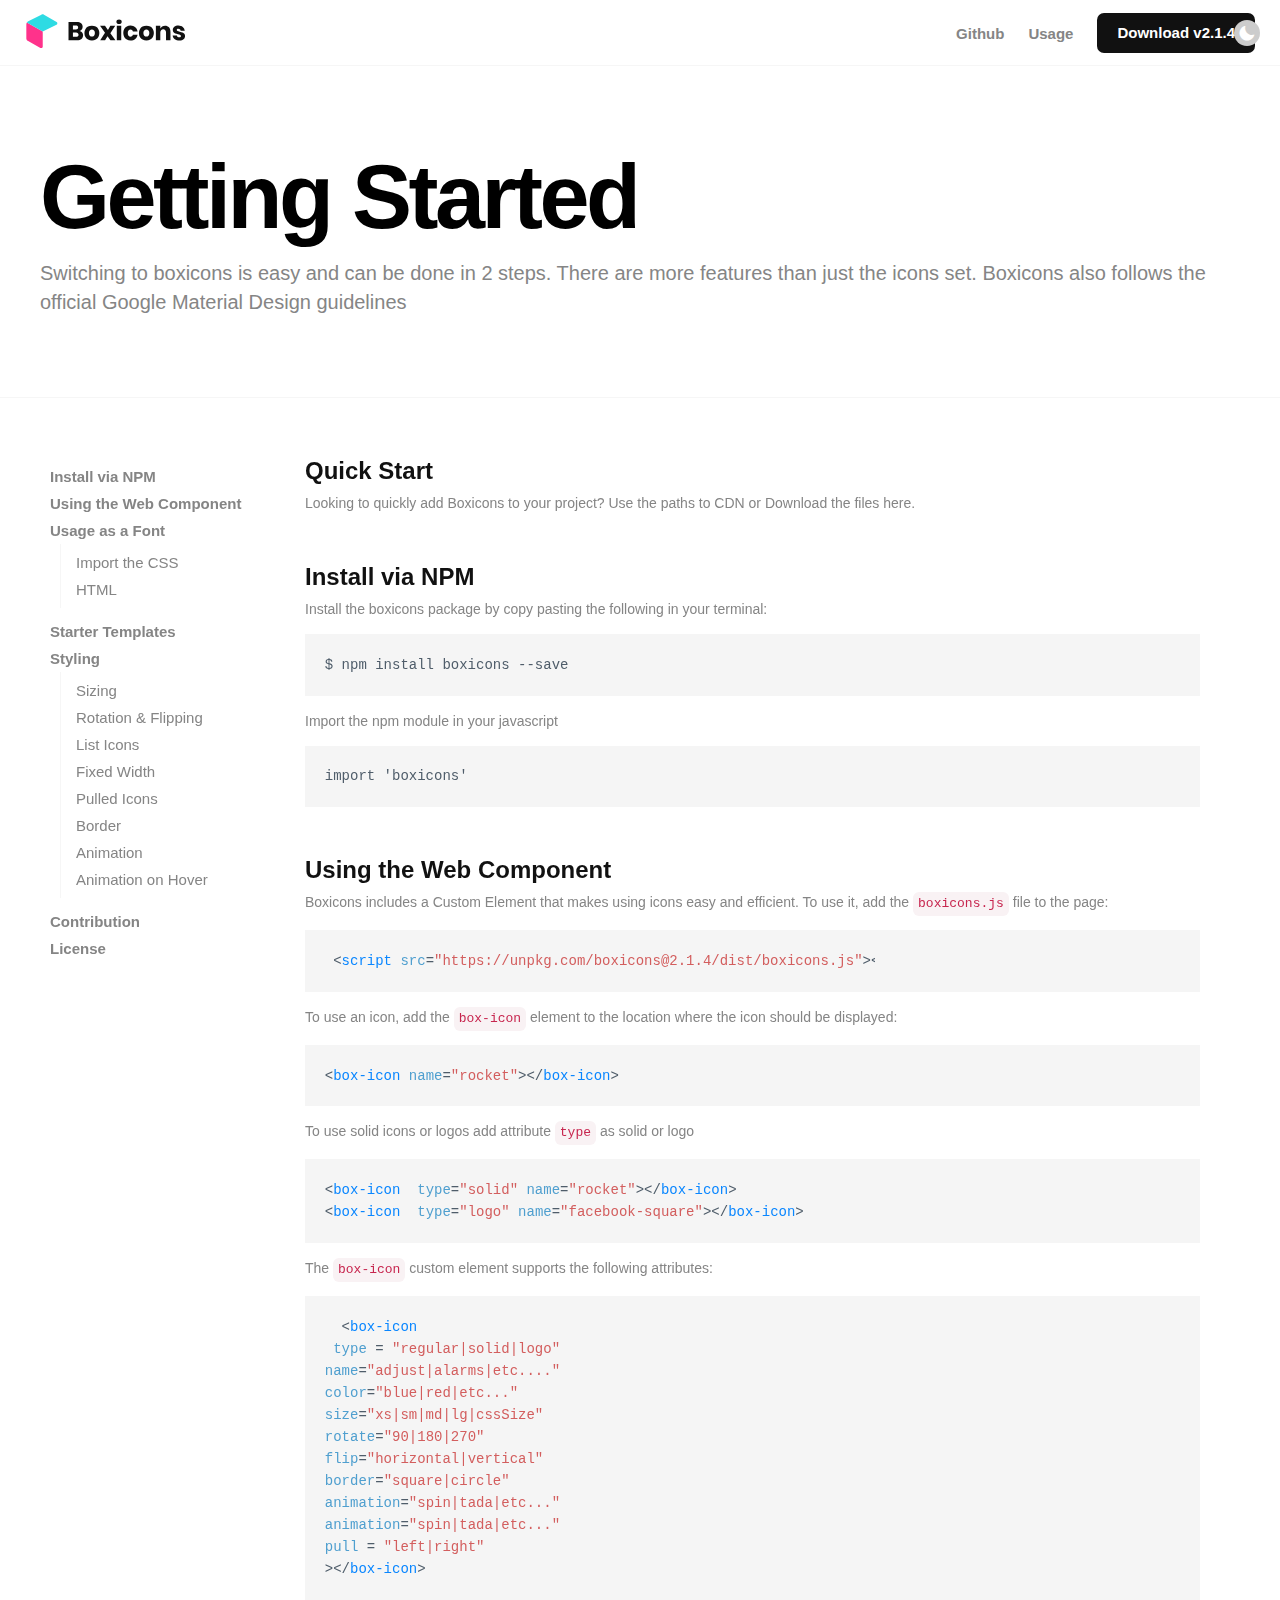
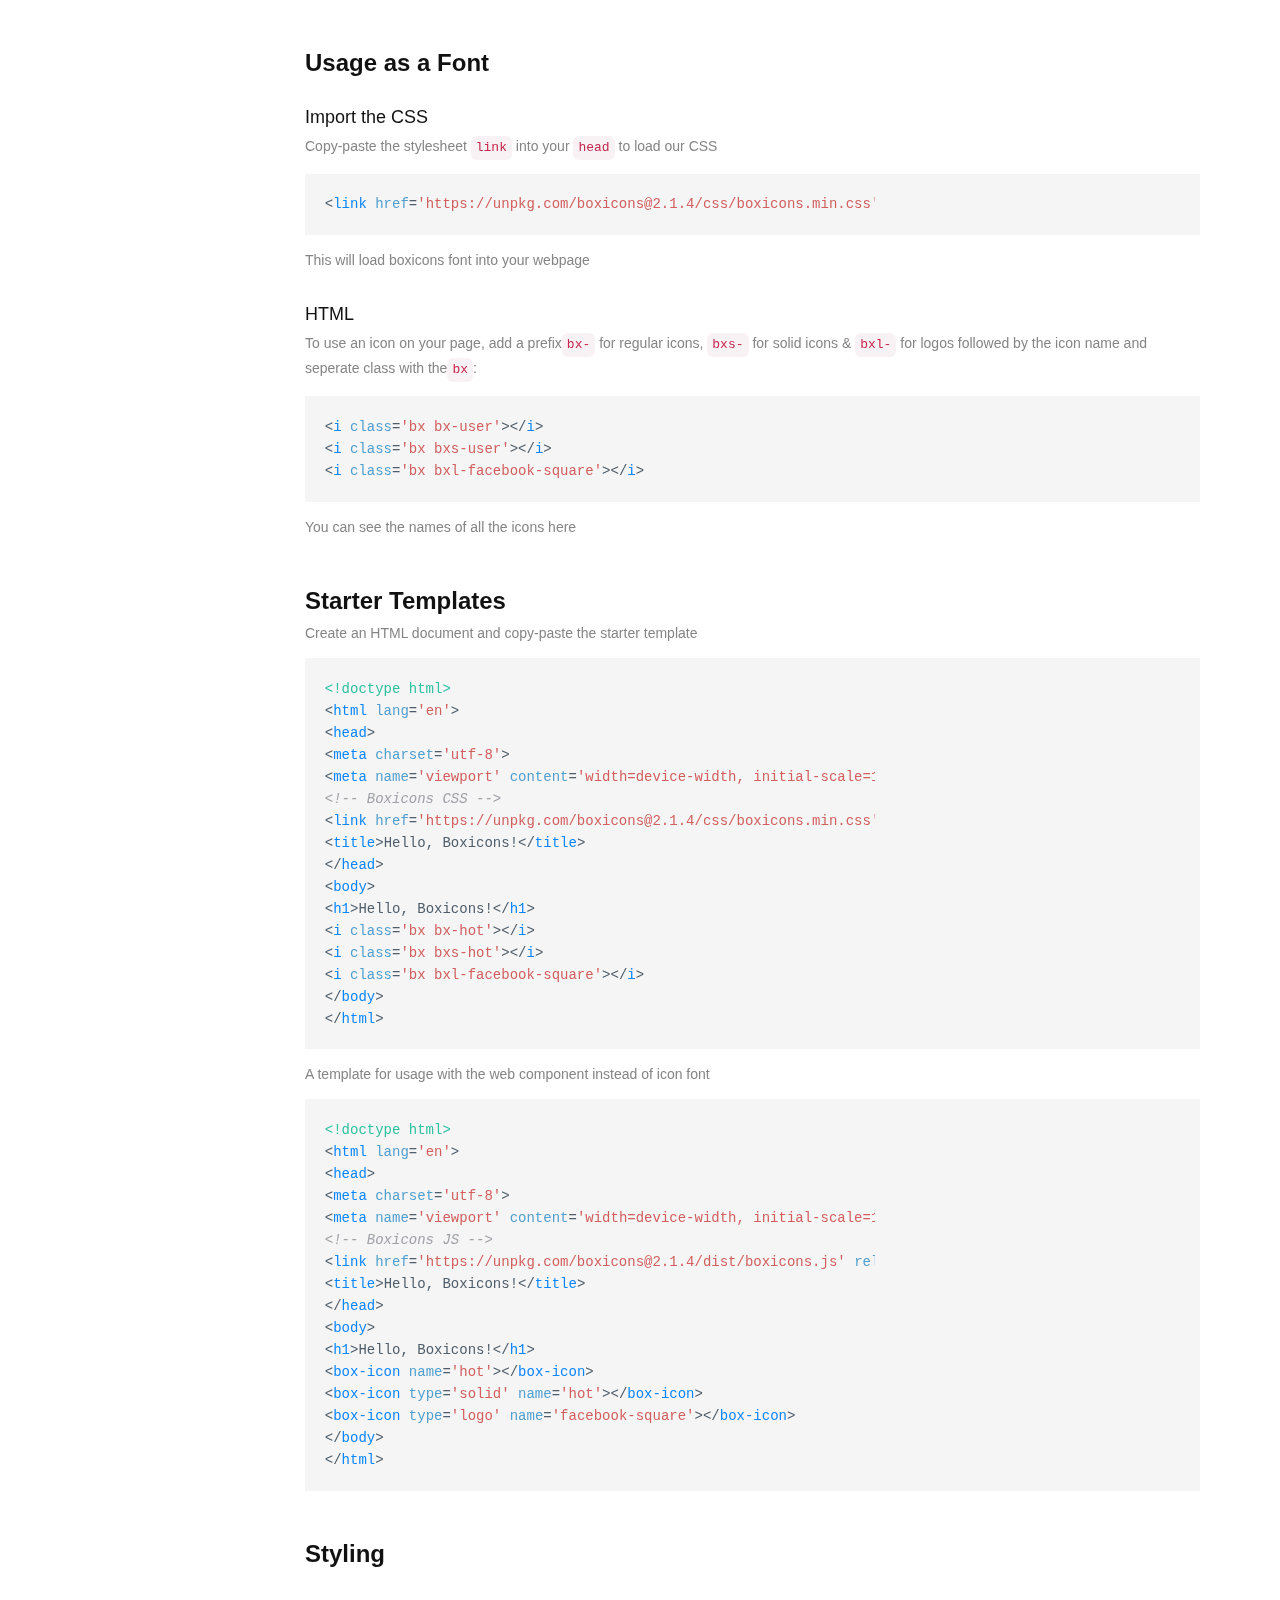
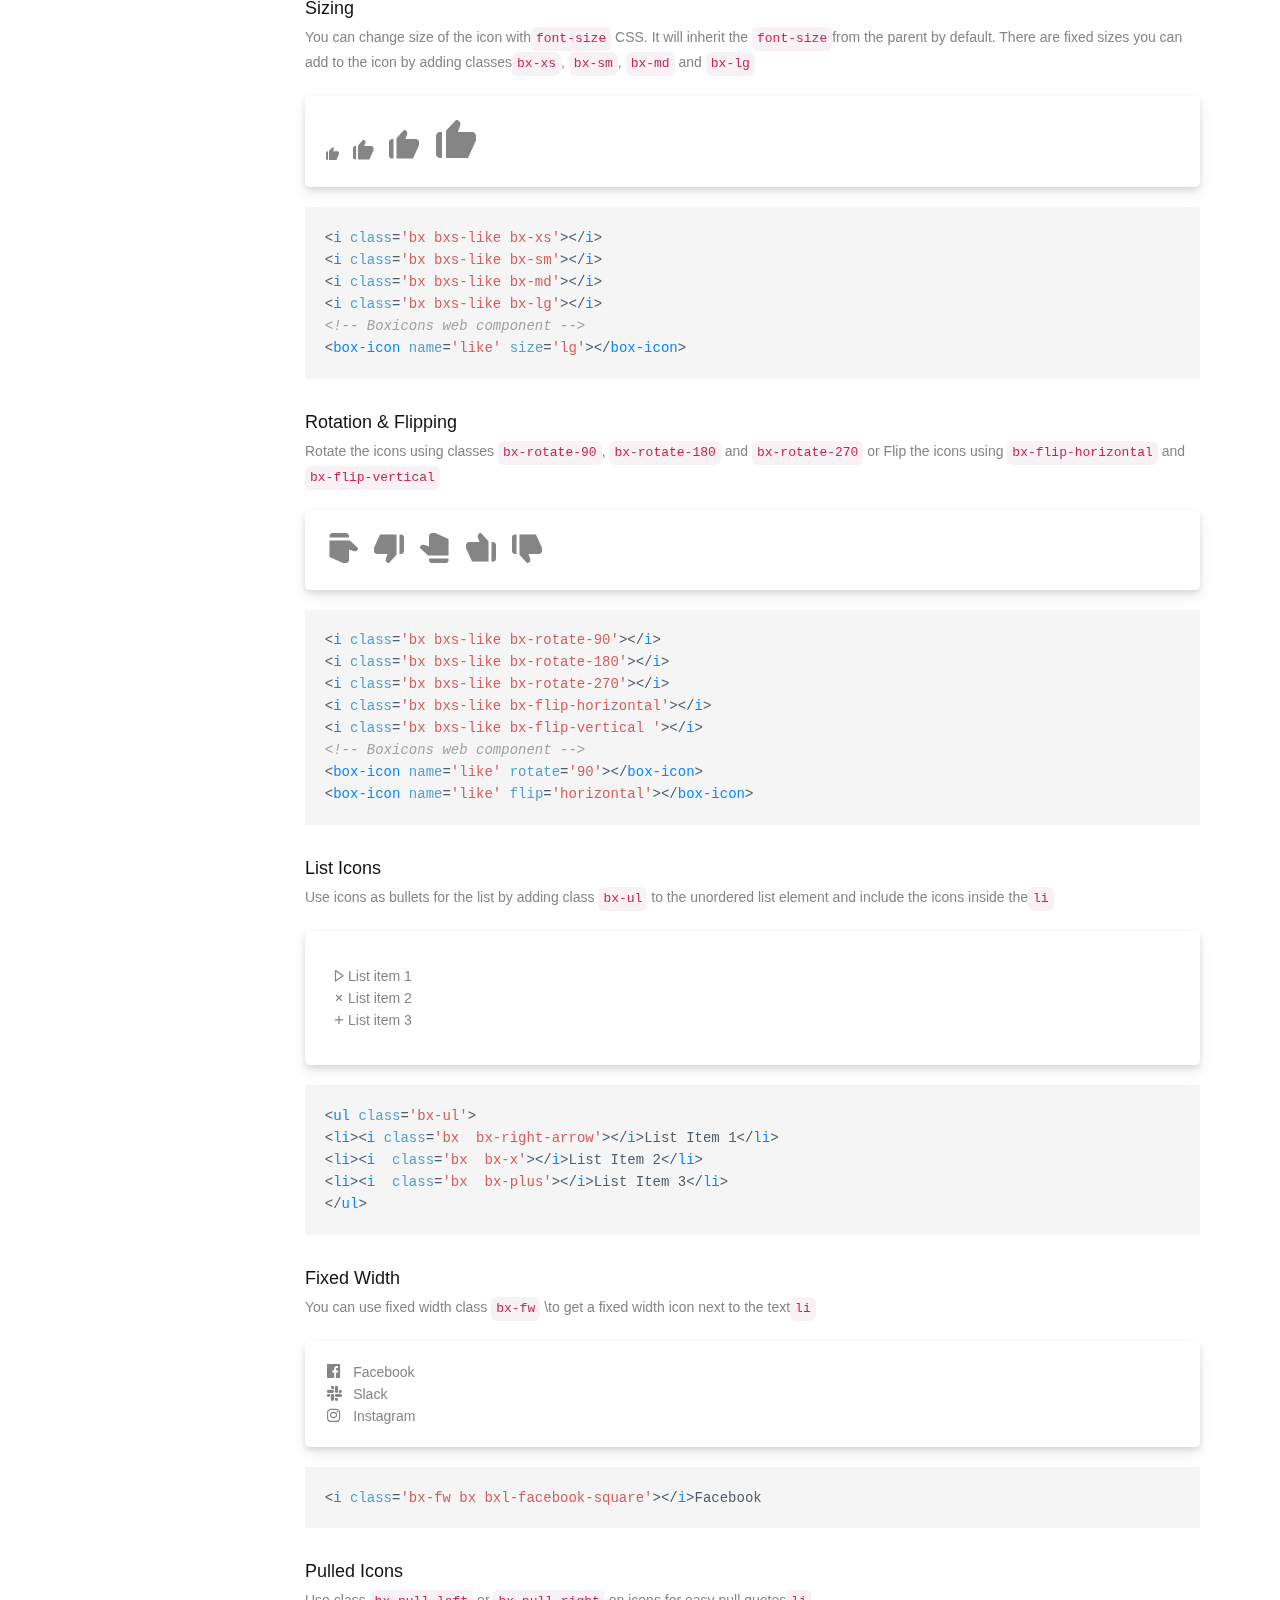
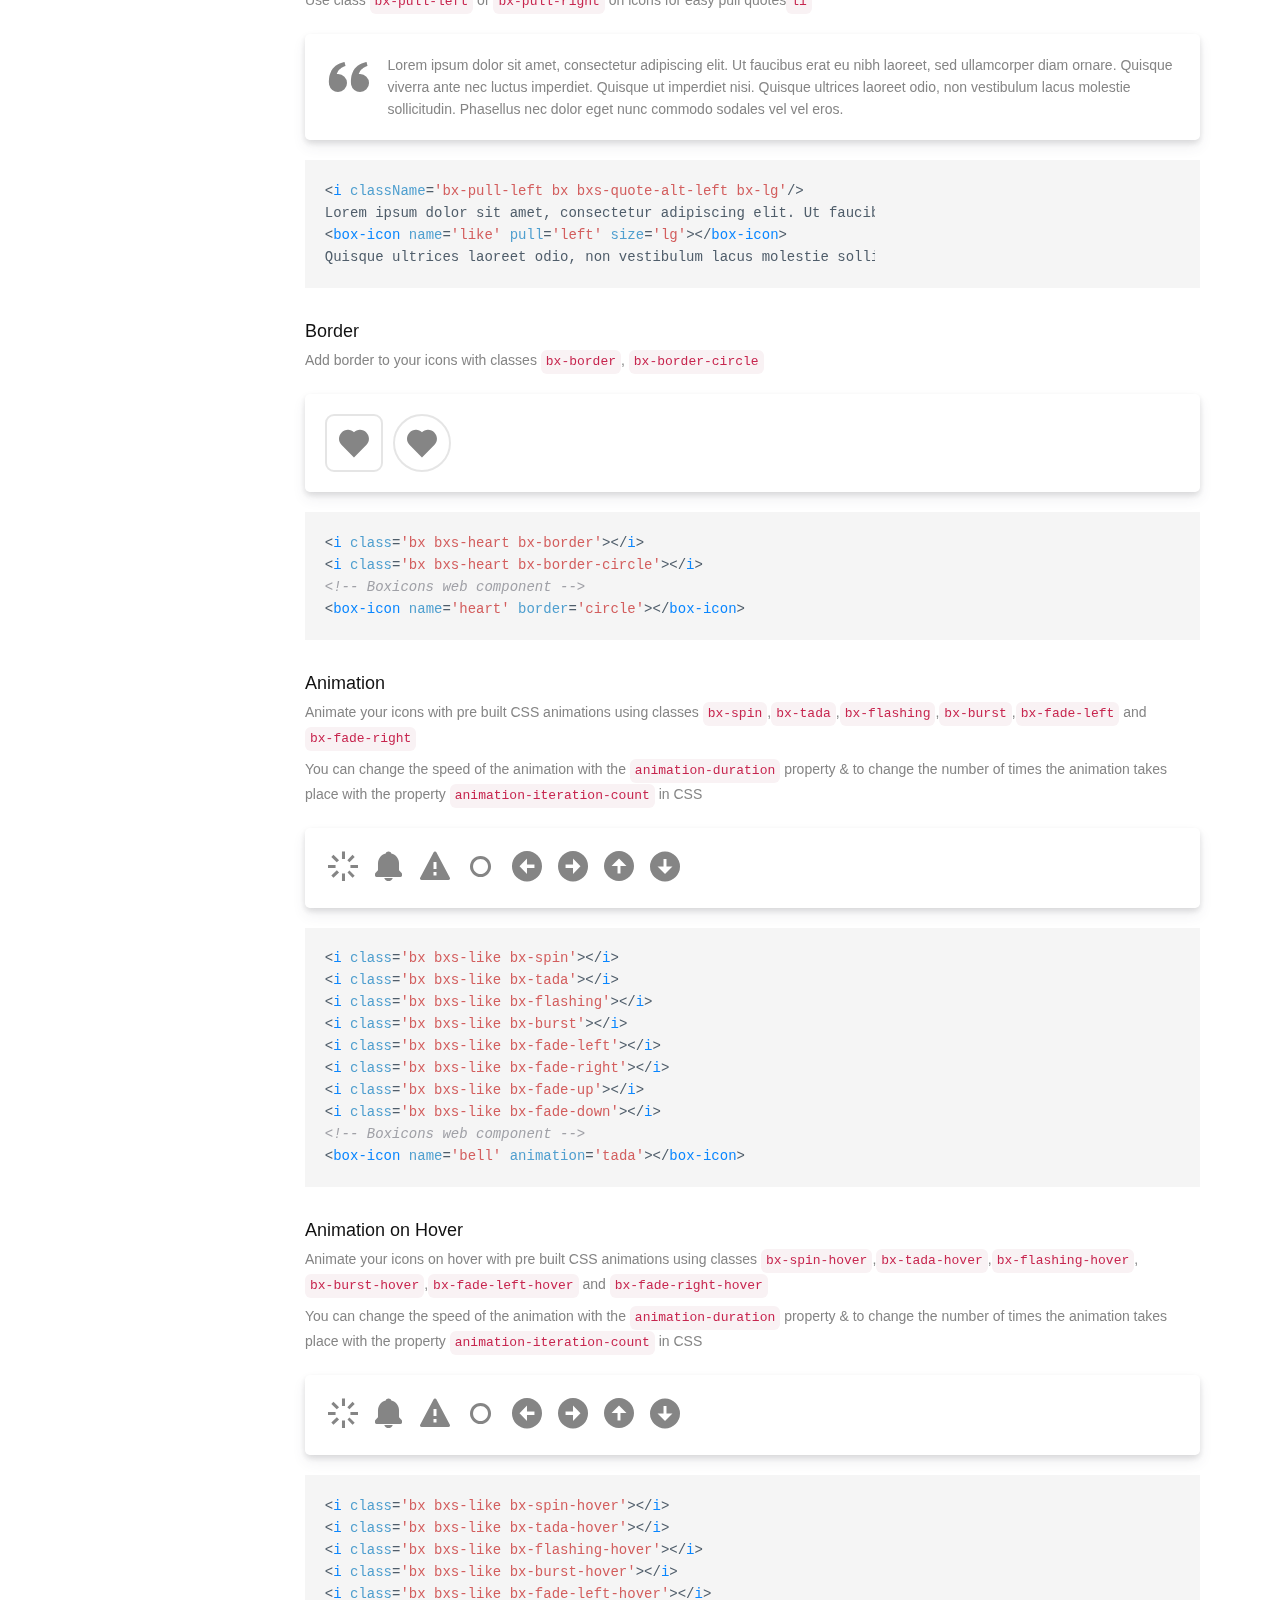
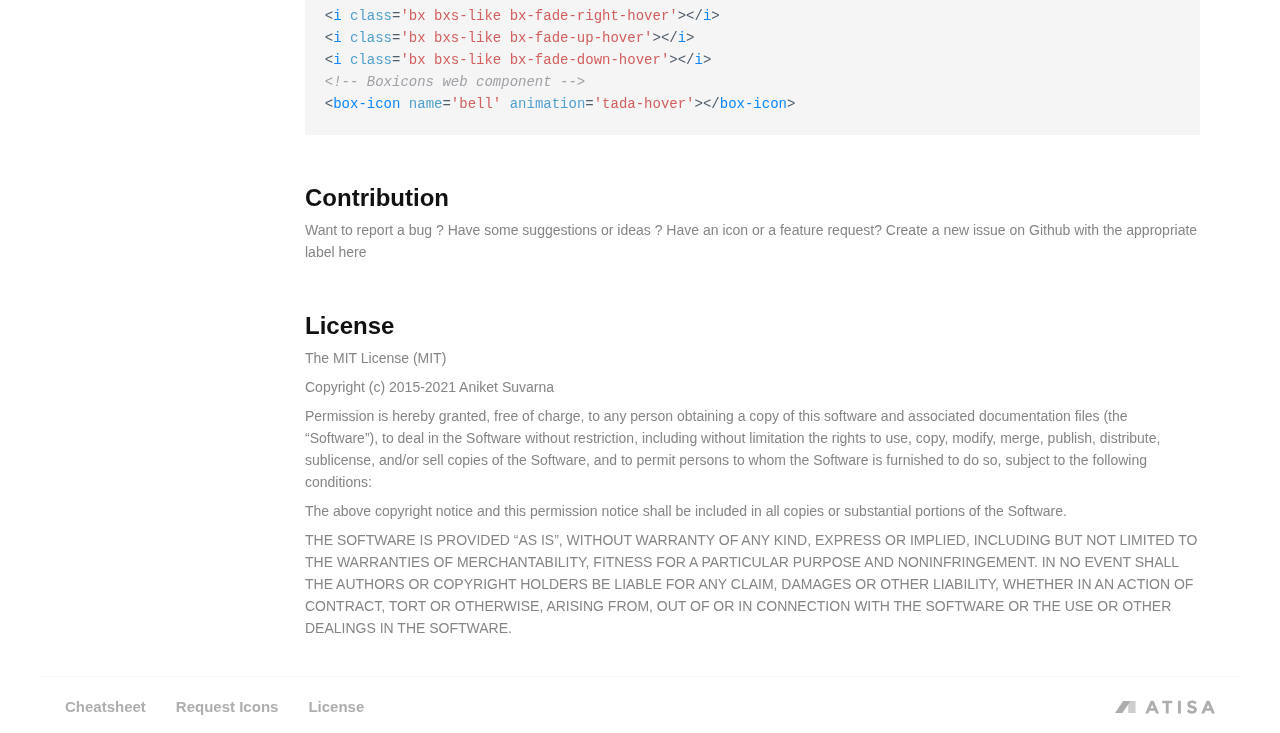
<file: usage.html>
<!DOCTYPE html><html><head><meta name="viewport" content="width=device-width, initial-scale=1"/><meta charSet="UTF-8"/><meta http-equiv="X-UA-Compatible" content="IE=edge"/><meta http-equiv="Content-Type" content="text/html; charset=utf-8"/><meta name="referrer" content="always"/><meta name="title" content="Boxicons : Premium web friendly icons for free"/><meta name="copyright" content="Boxicons"/><meta name="description" content="Boxicons is a free collection of carefully crafted open source icons. Each icon is designed on a 24px grid with the material guidelines"/><meta property="og:type" content="website"/><meta property="og:description" content="Boxicons is a free collection of carefully crafted open source icons. Each icon is designed on a 24px grid with the material guidelines"/><meta id="og-title" property="og:title" content="Boxicons : Premium web friendly icons for free"/><meta property="og:url" content="https://boxicons.com/"/><meta property="og:image" content="http://boxicons.com/static/img/og-image.png"/><meta property="twitter:card" content="summary_large_image"/><meta property="twitter:url" content="https://boxicons.com/"/><meta property="twitter:title" content="Boxicons : Premium web friendly icons for free"/><meta property="twitter:description" content="Boxicons is a free collection of carefully crafted open source icons. Each icon is designed on a 24px grid with the material guidelines"/><meta property="twitter:image" content="http://boxicons.com/static/img/og-image.png"/><meta name="keywords" content="boxicons,free icons,open source icons, royalty free icons,google icons, icon, line icon, sharp icon, material icons, premium icons, pixel perfect icons, open source icons, free icon set"/><link rel="shortcut icon" type="image/x-icon" href="static/favicon.ico?v=13"/><title>Usage</title><meta name="next-head-count" content="21"/><link href="https://unpkg.com/boxicons@2.1.4/css/boxicons.min.css" rel="stylesheet"/><link rel="preload" href="/_next/static/css/edccd5fa90fecb2b.css" as="style"/><link rel="stylesheet" href="/_next/static/css/edccd5fa90fecb2b.css" data-n-g=""/><link rel="preload" href="/_next/static/css/a1b64bedabfa9d0c.css" as="style"/><link rel="stylesheet" href="/_next/static/css/a1b64bedabfa9d0c.css" data-n-p=""/><noscript data-n-css=""></noscript><script defer="" nomodule="" src="/_next/static/chunks/polyfills-c67a75d1b6f99dc8.js"></script><script src="/_next/static/chunks/webpack-a65a8fe653d36daf.js" defer=""></script><script src="/_next/static/chunks/framework-3ebe1e3a2d989fac.js" defer=""></script><script src="/_next/static/chunks/main-72b966e2e576c404.js" defer=""></script><script src="/_next/static/chunks/pages/_app-b91a3ae4d9f00c06.js" defer=""></script><script src="/_next/static/chunks/951-d34a44cbdad61abd.js" defer=""></script><script src="/_next/static/chunks/pages/usage-b97685c80ce87671.js" defer=""></script><script src="/_next/static/DNHfRjsQaNmPABrOMCg7E/_buildManifest.js" defer=""></script><script src="/_next/static/DNHfRjsQaNmPABrOMCg7E/_ssgManifest.js" defer=""></script></head><body><div id="__next"><header class="Navigation_header__0bA2x"><div class="Navigation_container__rUgWS"><div class="Navigation_logo__FhJi4"><a href="/"><svg version="1.1" id="Layer_1" xmlns="http://www.w3.org/2000/svg" x="0px" y="0px" viewBox="0 0 397.2 86"><g><path class="Navigation_logo_text__RGWu_" fill="#0D0C22" d="M141.8,45.9c1.6,2,2.4,4.3,2.4,7c0,3.9-1.3,6.9-3.9,9.1c-2.6,2.2-6.3,3.3-11.1,3.3H108V19.9h20.6   c4.6,0,8.2,1,10.7,3c2.5,2,3.8,4.9,3.8,8.6c0,2.7-0.7,5-2.2,6.8c-1.5,1.8-3.4,3-5.7,3.6C138,42.5,140.2,43.9,141.8,45.9z M119,38.4   h7.2c3.8,0,5.7-1.6,5.7-4.9c0-3.3-1.9-4.9-5.8-4.9H119L119,38.4L119,38.4z M132.9,51.3c0-1.6-0.5-2.9-1.6-3.8   c-1.1-0.9-2.6-1.4-4.6-1.4H119v10.2h7.8C130.9,56.3,132.9,54.7,132.9,51.3z"></path><path class="Navigation_logo_text__RGWu_" fill="#0D0C22" d="M175.6,31.2c2.8,1.5,5,3.6,6.6,6.4c1.6,2.8,2.4,6,2.4,9.8c0,3.7-0.8,7-2.4,9.8s-3.8,4.9-6.6,6.4   c-2.8,1.5-6,2.2-9.5,2.2s-6.7-0.7-9.6-2.2c-2.8-1.5-5-3.6-6.6-6.4c-1.6-2.8-2.4-6-2.4-9.8c0-3.7,0.8-7,2.4-9.8   c1.6-2.8,3.8-4.9,6.6-6.4c2.8-1.5,6-2.2,9.6-2.2S172.8,29.7,175.6,31.2z M160.8,40.8c-1.4,1.5-2.2,3.7-2.2,6.6   c0,2.9,0.7,5.1,2.2,6.5c1.4,1.5,3.2,2.2,5.3,2.2s3.9-0.7,5.3-2.2c1.4-1.5,2.1-3.7,2.1-6.5c0-2.9-0.7-5.1-2.1-6.6   c-1.4-1.5-3.2-2.3-5.3-2.3C164,38.5,162.2,39.2,160.8,40.8z"></path><path class="Navigation_logo_text__RGWu_" fill="#0D0C22" d="M212.1,65.3L204.8,55l-6,10.2h-12.1l11.9-18.7l-12.3-17.1h12.3l7.3,10.1l6-10.1h12.1l-12.1,18.2l12.6,17.6   L212.1,65.3L212.1,65.3z"></path><path class="Navigation_logo_text__RGWu_" fill="#0D0C22" d="M228.7,15.2c1.2-1.1,2.8-1.6,4.8-1.6s3.6,0.5,4.8,1.6s1.8,2.5,1.8,4.1c0,1.6-0.6,3-1.8,4.1   c-1.2,1.1-2.8,1.6-4.8,1.6s-3.6-0.5-4.8-1.6c-1.2-1.1-1.8-2.4-1.8-4.1C226.9,17.7,227.5,16.3,228.7,15.2z M238.9,29.4v35.8h-11   V29.4H238.9z"></path><path class="Navigation_logo_text__RGWu_" fill="#0D0C22" d="M273.6,32.8c3.1,2.5,5.1,6,5.9,10.5h-11.6c-0.3-1.5-1.1-2.7-2.1-3.6c-1.1-0.9-2.4-1.3-4-1.3   c-1.9,0-3.5,0.8-4.8,2.3c-1.2,1.5-1.9,3.7-1.9,6.6s0.6,5.1,1.9,6.6c1.2,1.5,2.8,2.3,4.8,2.3c1.6,0,3-0.4,4-1.3   c1.1-0.9,1.8-2.1,2.1-3.6h11.6c-0.8,4.5-2.8,8-5.9,10.5c-3.1,2.5-7,3.8-11.6,3.8c-3.5,0-6.6-0.7-9.3-2.2c-2.7-1.5-4.8-3.6-6.4-6.4   c-1.5-2.8-2.3-6-2.3-9.8c0-3.8,0.8-7,2.3-9.8c1.5-2.8,3.6-4.9,6.4-6.4c2.7-1.5,5.9-2.2,9.4-2.2C266.6,29,270.5,30.3,273.6,32.8z"></path><path class="Navigation_logo_text__RGWu_" fill="#0D0C22" d="M310.9,31.2c2.8,1.5,5,3.6,6.6,6.4c1.6,2.8,2.4,6,2.4,9.8c0,3.7-0.8,7-2.4,9.8c-1.6,2.8-3.8,4.9-6.6,6.4   s-6,2.2-9.5,2.2s-6.7-0.7-9.6-2.2c-2.8-1.5-5-3.6-6.6-6.4c-1.6-2.8-2.4-6-2.4-9.8c0-3.7,0.8-7,2.4-9.8c1.6-2.8,3.8-4.9,6.6-6.4   c2.8-1.5,6-2.2,9.6-2.2C304.9,29,308.1,29.7,310.9,31.2z M296,40.8c-1.4,1.5-2.1,3.7-2.1,6.6c0,2.9,0.7,5.1,2.1,6.5   s3.2,2.2,5.3,2.2c2.1,0,3.9-0.7,5.3-2.2s2.1-3.7,2.1-6.5c0-2.9-0.7-5.1-2.1-6.6c-1.4-1.5-3.2-2.3-5.3-2.3   C299.2,38.5,297.5,39.2,296,40.8z"></path><path class="Navigation_logo_text__RGWu_" fill="#0D0C22" d="M357.5,33.2c2.4,2.7,3.6,6.5,3.6,11.3v20.8h-11V45.7c0-2.4-0.6-4.3-1.9-5.6c-1.3-1.3-2.9-2-5-2   c-2.2,0-4,0.7-5.3,2.1c-1.3,1.4-2,3.4-2,6v19h-11V29.4h11V36c1-2.1,2.6-3.8,4.6-5.1c2-1.2,4.4-1.9,7.2-1.9   C351.8,29,355.1,30.4,357.5,33.2z"></path><path class="Navigation_logo_text__RGWu_" fill="#0D0C22" d="M391.6,32.4c2.7,2.3,4.4,5.3,5.1,9h-10.3c-0.3-1.5-1-2.6-2-3.4c-1-0.8-2.4-1.3-3.9-1.3c-1.2,0-2.2,0.3-2.8,0.8   c-0.6,0.5-1,1.3-1,2.3c0,1.1,0.6,1.9,1.8,2.5c1.2,0.6,3,1.1,5.6,1.7c2.7,0.6,5,1.3,6.7,2c1.8,0.7,3.3,1.7,4.6,3.2   c1.3,1.5,1.9,3.5,1.9,6c0,2.1-0.6,3.9-1.7,5.5c-1.1,1.6-2.7,2.8-4.8,3.7c-2.1,0.9-4.6,1.3-7.4,1.3c-4.8,0-8.7-1.1-11.6-3.2   c-2.9-2.1-4.7-5.2-5.3-9.2H377c0.2,1.5,0.8,2.7,2,3.5c1.1,0.8,2.6,1.2,4.4,1.2c1.2,0,2.2-0.3,2.8-0.9s1-1.3,1-2.3   c0-1.2-0.6-2.1-1.8-2.7c-1.2-0.5-3.1-1.1-5.7-1.7c-2.7-0.6-4.8-1.2-6.5-1.8c-1.7-0.6-3.2-1.7-4.4-3.1c-1.2-1.4-1.9-3.4-1.9-5.9   c0-3.2,1.2-5.8,3.7-7.8s5.9-3,10.3-3C385.3,29,388.9,30.1,391.6,32.4z"></path></g><path class="Navigation_logo_primary__St47_" fill="#595EEF" d="M4.7,21.2c-0.9,1.4-1.4,3-1.4,4.6l0,34.8c0,2.4,1.3,4.7,3.4,5.9l31.5,17.9c2.6,1.5,5.8-0.4,5.8-3.4V43.7l0,0   L4.7,21.2z"></path><path class="Navigation_logo_secondary__THTwH" fill="#6DEAE7" d="M44,43.7l34.2-17.2c2.8-1.4,2.9-5.3,0.2-6.8L47.1,1.8c-2-1.1-4.4-1.2-6.4-0.2L8.1,18.1   c-1.4,0.7-2.6,1.8-3.5,3.1L44,43.7z"></path></svg></a></div><nav><ul><li class="Navigation_nav_link__9ZyJA"><a rel="noreferrer" target="_blank" href="https://github.com/atisawd/boxicons">Github</a></li><li class="Navigation_nav_link__9ZyJA"><a href="/usage">Usage</a></li><li><div class="Buttons_nav_button__3Dypb"><a rel="noreferrer" href="http://gum.co/boxicons" target="_blank">Download v<!-- -->2.1.4</a></div></li></ul></nav><div class="Navigation_dark_button__4jaYK"><i class="bx bxs-moon"></i></div></div></header><div class="Usage_container__iuR3k"><div></div><div class="Usage_page_head__Gl34q"><div class="Usage_page_head_bg__Przs2"><div class="Usage_page_head_in__PP3AM"><h1>Getting Started</h1><p>Switching to boxicons is easy and can be done in 2 steps. There are more features than just the icons set. Boxicons also follows the official Google Material Design guidelines</p></div></div></div><main class="Usage_main__1MRC5"><aside class="Sidebar_sidebar__Rs8VX"><ul class="Sidebar_sidebar_list__Gov5R"><li><a href="#install-via-npm">Install via NPM</a></li><li><a href="#web-component">Using the Web Component</a></li><li><a href="#usage-as-font">Usage as a Font</a><ul><li><a href="#import-css">Import the CSS</a></li><li><a href="#html">HTML</a></li></ul></li><li><a href="#starter-template">Starter Templates</a></li><li><a href="#styling">Styling</a><ul><li><a href="#sizing">Sizing</a></li><li><a href="#rotation-flipping">Rotation &amp; Flipping</a></li><li><a href="#list-icons">List Icons</a></li><li><a href="#fixed-width">Fixed Width</a></li><li><a href="#pull-icon">Pulled Icons</a></li><li><a href="#border">Border</a></li><li><a href="#animation">Animation</a></li><li><a href="#animation-hover">Animation on Hover</a></li></ul></li><li><a href="#contribution">Contribution</a></li><li><a href="#license">License</a></li></ul></aside><div class="Content_content__xLjU6"><h3>Quick Start</h3><div><p>Looking to quickly add Boxicons to your project? Use the paths to CDN or Download the files <a href="https://gum.co/boxicons?wanted=true" rel="noreferrer" target="_blank" data-gumroad-single-product="true">here</a>.</p></div><h3 id="install-via-npm">Install via NPM</h3><div><p> Install the boxicons package by copy pasting the following in your terminal:</p><div class="Content_hljs_wrap__eftou"><pre><code class="xml">$ npm install boxicons --save</code></pre></div><p> Import the npm module in your javascript</p><div class="Content_hljs_wrap__eftou"><pre><code class="xml">import &#x27;boxicons&#x27;</code></pre></div></div><h3 id="web-component">Using the Web Component</h3><div><p>Boxicons includes a Custom Element that makes using icons easy and efficient. To use it, add the <code class="Content_side___lfz2">boxicons.js</code> file to the page:</p><div class="Content_hljs_wrap__eftou"> <pre><code class="xml"> &lt;script src=&quot;https://unpkg.com/boxicons@2.1.4/dist/boxicons.js&quot;&gt;&lt;/script&gt;</code></pre></div><p>To use an icon, add the <code class="Content_side___lfz2">box-icon</code> element to the location where the icon should be displayed:</p><div class="Content_hljs_wrap__eftou"> <pre><code class="xml">&lt;box-icon name=&quot;rocket&quot;&gt;&lt;/box-icon&gt;</code></pre></div><p> To use solid icons or logos add attribute <code class="Content_side___lfz2">type</code> as solid or logo </p><div class="Content_hljs_wrap__eftou"><pre><code class="xml">&lt;box-icon  type=&quot;solid&quot; name=&quot;rocket&quot;&gt;&lt;/box-icon&gt;
<!-- -->&lt;box-icon  type=&quot;logo&quot; name=&quot;facebook-square&quot;&gt;&lt;/box-icon&gt;</code></pre></div><p>The <code class="Content_side___lfz2">box-icon</code> custom element supports the following attributes:</p><div class="Content_hljs_wrap__eftou"><pre><code class="xml">  &lt;box-icon <!-- -->
<!-- --> type = &quot;regular|solid|logo&quot;
<!-- -->name=&quot;adjust|alarms|etc....&quot;
<!-- -->color=&quot;blue|red|etc...&quot;
<!-- -->size=&quot;xs|sm|md|lg|cssSize&quot;
<!-- -->rotate=&quot;90|180|270&quot;
<!-- -->flip=&quot;horizontal|vertical&quot;
<!-- -->border=&quot;square|circle&quot;
<!-- -->animation=&quot;spin|tada|etc...&quot;
<!-- -->animation=&quot;spin|tada|etc...&quot;
<!-- -->pull = &quot;left|right&quot;
<!-- -->&gt;&lt;/box-icon&gt;</code></pre></div></div><h3 id="usage-as-font">Usage as a Font</h3><h4 id="import-css">Import the CSS</h4><div><p>Copy-paste the stylesheet <code class="Content_side___lfz2">link</code> into your <code class="Content_side___lfz2">head</code>  to load our CSS</p> <div class="Content_hljs_wrap__eftou"><pre><code class="xml">&lt;link href=&#x27;https://unpkg.com/boxicons@2.1.4/css/boxicons.min.css&#x27; rel=&#x27;stylesheet&#x27;&gt;</code></pre></div><p>This will load boxicons font into your webpage</p></div><h4 id="html">HTML</h4><div><p>  To use an icon on your page, add a prefix<code class="Content_side___lfz2">bx-</code> for regular icons, <code class="Content_side___lfz2">bxs-</code> for solid icons &amp; <code class="Content_side___lfz2">bxl-</code> for logos followed by the icon name and seperate class with the<code class="Content_side___lfz2">bx</code>:</p> <div class="Content_hljs_wrap__eftou"> <pre><code class="xml">&lt;i class=&#x27;bx bx-user&#x27;&gt;&lt;/i&gt;
<!-- -->&lt;i class=&#x27;bx bxs-user&#x27;&gt;&lt;/i&gt;
<!-- -->&lt;i class=&#x27;bx bxl-facebook-square&#x27;&gt;&lt;/i&gt;
</code></pre></div>You can see the names of all the icons <a href="/cheatsheet">here</a></div><h3 id="starter-template">Starter Templates</h3><div><p> Create an HTML document and copy-paste the starter template</p> <div class="Content_hljs_wrap__eftou"> <pre><code class="xml">&lt;!doctype html&gt;<!-- -->
<!-- -->&lt;html lang=&#x27;en&#x27;&gt;<!-- -->
<!-- -->&lt;head&gt;<!-- -->
<!-- -->&lt;meta charset=&#x27;utf-8&#x27;&gt;<!-- -->
<!-- -->&lt;meta name=&#x27;viewport&#x27; content=&#x27;width=device-width, initial-scale=1, shrink-to-fit=no&#x27;&gt;<!-- -->
<!-- -->&lt;!-- Boxicons CSS --&gt;<!-- -->
<!-- -->&lt;link href=&#x27;https://unpkg.com/boxicons@<!-- -->2.1.4<!-- -->/css/boxicons.min.css&#x27; rel=&#x27;stylesheet&#x27;&gt;<!-- -->
<!-- -->&lt;title&gt;Hello, Boxicons!&lt;/title&gt;<!-- -->
<!-- -->&lt;/head&gt;<!-- -->
<!-- -->&lt;body&gt;<!-- -->
<!-- -->&lt;h1&gt;Hello, Boxicons!&lt;/h1&gt;<!-- -->
<!-- -->&lt;i class=&#x27;bx bx-hot&#x27;&gt;&lt;/i&gt;<!-- -->
<!-- -->&lt;i class=&#x27;bx bxs-hot&#x27;&gt;&lt;/i&gt;<!-- -->
<!-- -->&lt;i class=&#x27;bx bxl-facebook-square&#x27;&gt;&lt;/i&gt;<!-- -->
<!-- -->&lt;/body&gt;<!-- -->
<!-- -->&lt;/html&gt;</code></pre></div><p>A template for usage with the web component instead of icon font</p>  <div class="Content_hljs_wrap__eftou"><pre><code class="xml">&lt;!doctype html&gt;<!-- -->
<!-- -->&lt;html lang=&#x27;en&#x27;&gt;<!-- -->
<!-- -->&lt;head&gt;<!-- -->
<!-- -->&lt;meta charset=&#x27;utf-8&#x27;&gt;<!-- -->
<!-- -->&lt;meta name=&#x27;viewport&#x27; content=&#x27;width=device-width, initial-scale=1, shrink-to-fit=no&#x27;&gt;<!-- -->
<!-- -->&lt;!-- Boxicons JS --&gt;<!-- -->
<!-- -->&lt;link href=&#x27;https://unpkg.com/boxicons@<!-- -->2.1.4<!-- -->/dist/boxicons.js&#x27; rel=&#x27;stylesheet&#x27;&gt;<!-- -->
<!-- -->&lt;title&gt;Hello, Boxicons!&lt;/title&gt;<!-- -->
<!-- -->&lt;/head&gt;<!-- -->
<!-- -->&lt;body&gt;<!-- -->
<!-- -->&lt;h1&gt;Hello, Boxicons!&lt;/h1&gt;<!-- -->
<!-- -->&lt;box-icon name=&#x27;hot&#x27;&gt;&lt;/box-icon&gt;<!-- -->
<!-- -->&lt;box-icon type=&#x27;solid&#x27; name=&#x27;hot&#x27;&gt;&lt;/box-icon&gt;<!-- -->
<!-- -->&lt;box-icon type=&#x27;logo&#x27; name=&#x27;facebook-square&#x27;&gt;&lt;/box-icon&gt;<!-- -->
<!-- -->&lt;/body&gt;<!-- -->
<!-- -->&lt;/html&gt;</code></pre></div></div><h3 id="styling">Styling</h3><h4 id="sizing">Sizing</h4><div><p> You can change size of the icon with<code class="Content_side___lfz2">font-size</code> CSS. It will inherit the <code class="Content_side___lfz2">font-size</code>from the parent by default. There are fixed sizes you can add to the icon by adding classes<code class="Content_side___lfz2">bx-xs</code>, <code class="Content_side___lfz2">bx-sm</code>, <code class="Content_side___lfz2">bx-md</code> and <code class="Content_side___lfz2">bx-lg</code></p>  <div class="Content_icon_display__dvaTf"><i class="bx bxs-like bx-xs "></i><i class="bx bxs-like bx-sm"></i><i class="bx bxs-like bx-md"></i><i class="bx bxs-like bx-lg"></i></div><div class="Content_hljs_wrap__eftou"> <pre><code class="xml">&lt;i class=&#x27;bx bxs-like bx-xs&#x27;&gt;&lt;/i&gt;<!-- -->
<!-- -->&lt;i class=&#x27;bx bxs-like bx-sm&#x27;&gt;&lt;/i&gt;<!-- -->
<!-- -->&lt;i class=&#x27;bx bxs-like bx-md&#x27;&gt;&lt;/i&gt;<!-- -->
<!-- -->&lt;i class=&#x27;bx bxs-like bx-lg&#x27;&gt;&lt;/i&gt;<!-- -->
<!-- -->&lt;!-- Boxicons web component --&gt;<!-- -->
<!-- -->&lt;box-icon name=&#x27;like&#x27; size=&#x27;lg&#x27;&gt;&lt;/box-icon&gt;<!-- -->
</code></pre></div></div><h4 id="rotation-flipping">Rotation &amp; Flipping</h4><div><p> Rotate the icons using classes <code class="Content_side___lfz2">bx-rotate-90</code>, <code class="Content_side___lfz2">bx-rotate-180</code> and <code class="Content_side___lfz2">bx-rotate-270</code> or Flip the icons using <code class="Content_side___lfz2">bx-flip-horizontal</code> and <code class="Content_side___lfz2">bx-flip-vertical</code></p><div class="Content_icon_display__dvaTf"><i class="bx bxs-like bx-rotate-90  bx-md"></i><i class="bx bxs-like bx-rotate-180 bx-md"></i><i class="bx bxs-like bx-rotate-270 bx-md"></i><i class="bx bxs-like bx-flip-horizontal bx-md"></i><i class="bx bxs-like bx-flip-vertical bx-md"></i></div><div class="Content_hljs_wrap__eftou"> <pre><code class="xml">&lt;i class=&#x27;bx bxs-like bx-rotate-90&#x27;&gt;&lt;/i&gt;<!-- -->
<!-- -->&lt;i class=&#x27;bx bxs-like bx-rotate-180&#x27;&gt;&lt;/i&gt;<!-- -->
<!-- -->&lt;i class=&#x27;bx bxs-like bx-rotate-270&#x27;&gt;&lt;/i&gt;<!-- -->
<!-- -->&lt;i class=&#x27;bx bxs-like bx-flip-horizontal&#x27;&gt;&lt;/i&gt;<!-- -->
<!-- -->&lt;i class=&#x27;bx bxs-like bx-flip-vertical &#x27;&gt;&lt;/i&gt;<!-- -->
<!-- -->&lt;!-- Boxicons web component --&gt;<!-- -->
<!-- -->&lt;box-icon name=&#x27;like&#x27; rotate=&#x27;90&#x27;&gt;&lt;/box-icon&gt;<!-- -->
<!-- -->&lt;box-icon name=&#x27;like&#x27; flip=&#x27;horizontal&#x27;&gt;&lt;/box-icon&gt;<!-- -->
</code></pre></div></div><h4 id="list-icons">List Icons</h4><div><p> Use icons as bullets for the list by adding class <code class="Content_side___lfz2">bx-ul</code> to the unordered list element and include the icons inside the<code class="Content_side___lfz2">li</code>    </p>       <div class="Content_icon_display__dvaTf"><ul class="bx-ul"><li> <i class="bx  bx-right-arrow"></i>List item 1</li><li> <i class="bx  bx-x"></i>List item 2</li><li> <i class="bx  bx-plus"></i>List item 3</li></ul></div><div class="Content_hljs_wrap__eftou"> <pre><code class="xml">&lt;ul class=&#x27;bx-ul&#x27;&gt;<!-- -->
<!-- -->&lt;li&gt;&lt;i class=&#x27;bx  bx-right-arrow&#x27;&gt;&lt;/i&gt;List Item 1&lt;/li&gt;<!-- -->
<!-- -->&lt;li&gt;&lt;i  class=&#x27;bx  bx-x&#x27;&gt;&lt;/i&gt;List Item 2&lt;/li&gt;<!-- -->
<!-- -->&lt;li&gt;&lt;i  class=&#x27;bx  bx-plus&#x27;&gt;&lt;/i&gt;List Item 3&lt;/li&gt;<!-- -->
<!-- -->&lt;/ul&gt;</code></pre></div></div><h4 id="fixed-width">Fixed Width</h4><div><p> You can use fixed width class <code class="Content_side___lfz2">bx-fw</code> \to get a fixed width icon next to the text<code class="Content_side___lfz2">li</code>    </p>       <div class="Content_icon_display__dvaTf"><div> <i class="bx-fw bx bxl-facebook-square"></i>Facebook</div><div> <i class="bx-fw bx bxl-slack"></i>Slack</div><div> <i class="bx-fw bx bxl-instagram"></i>Instagram</div></div><div class="Content_hljs_wrap__eftou"><pre><code class="xml">&lt;i class=&#x27;bx-fw bx bxl-facebook-square&#x27;&gt;&lt;/i&gt;Facebook</code></pre></div></div><h4 id="pull-icon">Pulled Icons</h4><div><p> Use class <code class="Content_side___lfz2">bx-pull-left</code> or <code class="Content_side___lfz2">bx-pull-right</code> on icons for easy pull quotes<code class="Content_side___lfz2">li</code>    </p>       <div class="Content_icon_display__dvaTf"><i class="bx-pull-left bx bxs-quote-alt-left bx-lg"></i>Lorem ipsum dolor sit amet, consectetur adipiscing elit. Ut faucibus erat eu nibh laoreet, sed ullamcorper diam ornare. Quisque viverra ante nec luctus imperdiet. Quisque ut imperdiet nisi. Quisque ultrices laoreet odio, non vestibulum lacus molestie sollicitudin. Phasellus nec dolor eget nunc commodo sodales vel vel eros.</div><div class="Content_hljs_wrap__eftou"> <pre><code class="xml">&lt;i className=&#x27;bx-pull-left bx bxs-quote-alt-left bx-lg&#x27;/&gt;<!-- -->
<!-- -->Lorem ipsum dolor sit amet, consectetur adipiscing elit. Ut faucibus erat eu nibh laoreet, sed ullamcorper diam ornare. Quisque viverra ante nec luctus imperdiet. Quisque ut imperdiet nisi. Quisque ultrices laoreet odio, non vestibulum lacus molestie sollicitudin. Phasellus nec dolor eget nunc commodo sodales vel vel eros. &lt;!-- Boxicons web component --&gt;<!-- -->
<!-- -->&lt;box-icon name=&#x27;like&#x27; pull=&#x27;left&#x27; size=&#x27;lg&#x27;&gt;&lt;/box-icon&gt;<!-- -->
<!-- -->Quisque ultrices laoreet odio, non vestibulum lacus molestie sollicitudin. Phasellus nec dolor eget nunc commodo sodales vel vel eros.</code></pre></div></div><h4 id="border">Border</h4><div><p>  Add border to your icons with classes <code class="Content_side___lfz2">bx-border</code>, <code class="Content_side___lfz2">bx-border-circle</code></p>       <div class="Content_icon_display__dvaTf"><i class="bx bxs-heart bx-border  bx-md"></i><i class="bx bxs-heart bx-border-circle  bx-md"></i> </div><div class="Content_hljs_wrap__eftou"> <pre><code class="xml">&lt;i class=&#x27;bx bxs-heart bx-border&#x27;&gt;&lt;/i&gt;<!-- -->
<!-- -->&lt;i class=&#x27;bx bxs-heart bx-border-circle&#x27;&gt;&lt;/i&gt;<!-- -->
<!-- -->&lt;!-- Boxicons web component --&gt;<!-- -->
<!-- -->&lt;box-icon name=&#x27;heart&#x27; border=&#x27;circle&#x27;&gt;&lt;/box-icon&gt;<!-- -->
</code></pre></div></div><h4 id="animation">Animation</h4><div><p> Animate your icons with pre built CSS animations using classes <code class="Content_side___lfz2">bx-spin</code>,<code class="Content_side___lfz2">bx-tada</code>,<code class="Content_side___lfz2">bx-flashing</code>,<code class="Content_side___lfz2">bx-burst</code>,<code class="Content_side___lfz2">bx-fade-left</code> and <code class="Content_side___lfz2">bx-fade-right</code></p><p>You can change the speed of the animation with the <code class="Content_side___lfz2">animation-duration</code> property &amp; to change the number of times the animation takes place with the property <code class="Content_side___lfz2">animation-iteration-count</code> in CSS</p><div class="Content_icon_display__dvaTf"><i class="bx bx-loader bx-spin  bx-md"></i><i class="bx bxs-bell bx-tada bx-md"></i><i class="bx bxs-error bx-flashing bx-md"></i><i class="bx bx-radio-circle bx-burst bx-md"></i><i class="bx bx-fade-left bxs-left-arrow-circle bx-md"></i><i class="bx bx-fade-right bxs-right-arrow-circle bx-md"></i><i class="bx bx-fade-up bxs-up-arrow-circle bx-md"></i><i class="bx bx-fade-down bxs-down-arrow-circle bx-md"></i></div><div class="Content_hljs_wrap__eftou"> <pre><code class="xml">&lt;i class=&#x27;bx bxs-like bx-spin&#x27;&gt;&lt;/i&gt;<!-- -->
<!-- -->&lt;i class=&#x27;bx bxs-like bx-tada&#x27;&gt;&lt;/i&gt;<!-- -->
<!-- -->&lt;i class=&#x27;bx bxs-like bx-flashing&#x27;&gt;&lt;/i&gt;<!-- -->
<!-- -->&lt;i class=&#x27;bx bxs-like bx-burst&#x27;&gt;&lt;/i&gt;<!-- -->
<!-- -->&lt;i class=&#x27;bx bxs-like bx-fade-left&#x27;&gt;&lt;/i&gt;<!-- -->
<!-- -->&lt;i class=&#x27;bx bxs-like bx-fade-right&#x27;&gt;&lt;/i&gt;<!-- -->
<!-- -->&lt;i class=&#x27;bx bxs-like bx-fade-up&#x27;&gt;&lt;/i&gt;<!-- -->
<!-- -->&lt;i class=&#x27;bx bxs-like bx-fade-down&#x27;&gt;&lt;/i&gt;<!-- -->
<!-- -->&lt;!-- Boxicons web component --&gt;<!-- -->
<!-- -->&lt;box-icon name=&#x27;bell&#x27; animation=&#x27;tada&#x27;&gt;&lt;/box-icon&gt;<!-- -->
</code></pre></div></div><h4 id="animation-hover">Animation on Hover</h4><div><p>  Animate your icons on hover with pre built CSS animations using classes <code class="Content_side___lfz2">bx-spin-hover</code>,<code class="Content_side___lfz2">bx-tada-hover</code>,<code class="Content_side___lfz2">bx-flashing-hover</code>,<code class="Content_side___lfz2">bx-burst-hover</code>,<code class="Content_side___lfz2">bx-fade-left-hover</code> and <code class="Content_side___lfz2">bx-fade-right-hover</code></p>     <p>You can change the speed of the animation with the <code class="Content_side___lfz2">animation-duration</code> property &amp; to change the number of times the animation takes place with the property <code class="Content_side___lfz2">animation-iteration-count</code> in CSS</p><div class="Content_icon_display__dvaTf"><i class="bx bx-loader bx-spin-hover  bx-md"></i><i class="bx bxs-bell bx-tada-hover bx-md"></i><i class="bx bxs-error bx-flashing-hover bx-md"></i><i class="bx bx-radio-circle bx-burst-hover bx-md"></i><i class="bx bx-fade-left-hover bxs-left-arrow-circle bx-md"></i><i class="bx bx-fade-right-hover bxs-right-arrow-circle bx-md"></i><i class="bx bx-fade-up-hover bxs-up-arrow-circle bx-md"></i><i class="bx bx-fade-down-hover bxs-down-arrow-circle bx-md"></i></div><div class="Content_hljs_wrap__eftou"><pre><code class="xml">&lt;i class=&#x27;bx bxs-like bx-spin-hover&#x27;&gt;&lt;/i&gt;<!-- -->
<!-- -->&lt;i class=&#x27;bx bxs-like bx-tada-hover&#x27;&gt;&lt;/i&gt;<!-- -->
<!-- -->&lt;i class=&#x27;bx bxs-like bx-flashing-hover&#x27;&gt;&lt;/i&gt;<!-- -->
<!-- -->&lt;i class=&#x27;bx bxs-like bx-burst-hover&#x27;&gt;&lt;/i&gt;<!-- -->
<!-- -->&lt;i class=&#x27;bx bxs-like bx-fade-left-hover&#x27;&gt;&lt;/i&gt;<!-- -->
<!-- -->&lt;i class=&#x27;bx bxs-like bx-fade-right-hover&#x27;&gt;&lt;/i&gt;<!-- -->
<!-- -->&lt;i class=&#x27;bx bxs-like bx-fade-up-hover&#x27;&gt;&lt;/i&gt;<!-- -->
<!-- -->&lt;i class=&#x27;bx bxs-like bx-fade-down-hover&#x27;&gt;&lt;/i&gt;<!-- -->
<!-- -->&lt;!-- Boxicons web component --&gt;<!-- -->
<!-- -->&lt;box-icon name=&#x27;bell&#x27; animation=&#x27;tada-hover&#x27;&gt;&lt;/box-icon&gt;<!-- -->
</code></pre></div></div><h3 id="contribution">Contribution</h3><div><p>Want to report a bug ? Have some suggestions or ideas ? Have an icon or a feature request? Create a new issue on Github with the appropriate label <a href="https://github.com/atisawd/boxicons/issues/new" rel="noreferrer" target="_blank">here</a></p></div><h3 id="license">License</h3><div><p> The MIT License (MIT)</p><p>Copyright (c) 2015-2021 Aniket Suvarna</p><p> Permission is hereby granted, free of charge, to any person obtaining a copy of this software and associated documentation files (the “Software”), to deal in the Software without restriction, including without limitation the rights to use, copy, modify, merge, publish, distribute, sublicense, and/or sell copies of the Software, and to permit persons to whom the Software is furnished to do so, subject to the following conditions:</p><p>The above copyright notice and this permission notice shall be included in all copies or substantial portions of the Software.</p><p>THE SOFTWARE IS PROVIDED “AS IS”, WITHOUT WARRANTY OF ANY KIND, EXPRESS OR IMPLIED, INCLUDING BUT NOT LIMITED TO THE WARRANTIES OF MERCHANTABILITY, FITNESS FOR A PARTICULAR PURPOSE AND NONINFRINGEMENT. IN NO EVENT SHALL THE AUTHORS OR COPYRIGHT HOLDERS BE LIABLE FOR ANY CLAIM, DAMAGES OR OTHER LIABILITY, WHETHER IN AN ACTION OF CONTRACT, TORT OR OTHERWISE, ARISING FROM, OUT OF OR IN CONNECTION WITH THE SOFTWARE OR THE USE OR OTHER DEALINGS IN THE SOFTWARE.</p></div></div></main></div><footer class="Footer_footer__Yf2j3"><div class="Footer_footer_in__0zazL"><div class="Footer_footer_links__QY9qt"><a href="/cheatsheet">Cheatsheet</a><a href="https://github.com/atisawd/boxicons/issues/new?labels=icon%20request," target="blank">Request Icons</a><a href="/usage#license">License</a></div><div class="Footer_footer_logo__dxlZr"><a href="https://atisa.gumroad.com" rel="noopener noreferrer" target="_blank"><svg version="1.1" x="0px" y="0px" width="1825.596px" height="238.593px" viewBox="0 0 1825.596 238.593"><path fill="#6e6d7a" d="M49.282,228.111"></path><g><polyline opacity="0.6" fill="#6e6d7a" points="241.149,77.679 241.149,226.777 286.708,226.777    286.708,226.777 329.893,226.777 329.893,226.777 375.448,226.777 375.448,57.378 375.448,11.819 375.448,11.817 329.893,11.817    329.893,11.819 286.708,11.819 286.704,11.819 286.708,11.817 241.149,11.817  "></polyline><polyline fill="#6e6d7a" points="282.99,11.819 282.985,11.819 282.99,11.817 237.43,11.817 237.43,11.817 194.245,11.819    194.245,11.819 148.686,11.819 -0.001,226.777 45.563,226.777 45.563,226.777 88.743,226.777 133.082,226.777 134.303,226.777    237.43,77.679   "></polyline></g><g><path fill="#6e6d7a" d="M749.099,238.593l-21.69-50.389h-97.772l-21.69,50.389h-55.394L653.328,5.34h50.388l100.776,233.253   H749.099z M678.688,74.748l-29.364,67.742h58.396L678.688,74.748z"></path><path fill="#6e6d7a" d="M980.018,50.389v188.205h-52.059V50.389h-66.071V5.34h184.201v45.049H980.018z"></path><path fill="#6e6d7a" d="M1150.867,5.34h52.057v233.253h-52.057V5.34z"></path><path fill="#6e6d7a" d="M1381.615,51.891c-5.007,4.119-7.509,9.568-7.509,16.351c0,6.789,3.056,12.181,9.177,16.187   c6.114,4.004,20.239,8.732,42.379,14.182c22.134,5.453,39.317,13.629,51.557,24.525c12.232,10.902,18.354,26.813,18.354,47.721   c0,20.912-7.842,37.873-23.525,50.889c-15.684,13.014-36.32,19.52-61.9,19.52c-36.932,0-70.189-13.68-99.773-41.043l31.032-38.041   c25.136,22.023,48.386,33.035,69.742,33.035c9.563,0,17.069-2.055,22.524-6.174c5.447-4.113,8.176-9.676,8.176-16.686   c0-7.008-2.895-12.564-8.678-16.686c-5.786-4.113-17.24-8.285-34.368-12.514c-27.146-6.449-47-14.85-59.565-25.193   c-12.57-10.345-18.854-26.582-18.854-48.72c0-22.134,7.951-39.21,23.859-51.223C1360.145,6.008,1380,0,1403.807,0   c15.568,0,31.143,2.67,46.718,8.008c15.568,5.34,29.142,12.906,40.71,22.692l-26.361,38.042   c-20.244-15.352-41.16-23.025-62.734-23.025C1393.459,45.717,1386.619,47.776,1381.615,51.891z"></path><path fill="#6e6d7a" d="M1770.201,238.593l-21.689-50.389h-97.773l-21.689,50.389h-55.395L1674.432,5.34h50.387l100.777,233.253   H1770.201z M1699.789,74.748l-29.364,67.742h58.397L1699.789,74.748z"></path></g></svg></a></div></div></footer></div><script id="__NEXT_DATA__" type="application/json">{"props":{"pageProps":{}},"page":"/usage","query":{},"buildId":"DNHfRjsQaNmPABrOMCg7E","nextExport":true,"autoExport":true,"isFallback":false,"scriptLoader":[{"src":"https://www.googletagmanager.com/gtag/js?id=G-S33FZPYGF0","strategy":"afterInteractive"},{"id":"google-analytics-script","strategy":"afterInteractive","children":"\n              window.dataLayer = window.dataLayer || [];\n              function gtag(){dataLayer.push(arguments);}\n              gtag('js', new Date());\n              gtag('config', 'G-S33FZPYGF0', {\n                page_path: window.location.pathname,\n              });\n        "}]}</script></body></html>
</file>
<file: _next/static/css/edccd5fa90fecb2b.css>
body,html{padding:0;margin:0;font-family:Inter,-apple-system,BlinkMacSystemFont,Segoe UI,Roboto,Helvetica Neue,Arial,Noto Sans,sans-serif,Apple Color Emoji,Segoe UI Emoji,Segoe UI Symbol,Noto Color Emoji}:focus{outline:none}#carbonads{margin:0 auto;font-family:Inter,-apple-system,BlinkMacSystemFont,Segoe UI,Roboto,Helvetica Neue,Arial,Noto Sans,sans-serif,Apple Color Emoji,Segoe UI Emoji,Segoe UI Symbol,Noto Color Emoji;display:flex;max-width:400px;padding:10px;border-radius:10px;z-index:100}#carbonads *{margin:initial;padding:initial}#carbonads .carbon-poweredby{display:block;padding:6px 8px;text-align:center;text-transform:uppercase;letter-spacing:.5px;font-weight:600;font-size:10px;line-height:1;border-top-left-radius:3px;position:absolute;bottom:0;right:0;background:rgba(0,0,0,.05);border-bottom-right-radius:5px}#carbonads a{text-decoration:none}#carbonads a,#carbonads a:hover{color:inherit}#carbonads span{position:relative;display:block;overflow:hidden}#carbonads .carbon-wrap{display:flex}#carbonads .carbon-img{display:block;margin:0;line-height:1}#carbonads .carbon-img img{display:block}#carbonads .carbon-text{font-size:13px;padding:10px;margin-bottom:16px;line-height:1.5;text-align:left}::placeholder{color:#bbb;opacity:.5;font-weight:600;font-family:Inter,-apple-system,BlinkMacSystemFont,Segoe UI,Roboto,Helvetica Neue,Arial,Noto Sans,sans-serif,Apple Color Emoji,Segoe UI Emoji,Segoe UI Symbol,Noto Color Emoji}.atomicons{display:flex;justify-content:center;font-size:13px;padding:10px;line-height:20px;background:#272727;color:#fff;background-image:linear-gradient(270deg,#b447eb,#57aeff 95%);position:relative;align-items:center}.atomicons a{height:20px}.atomicons .atomicons-close{cursor:pointer;font-size:24px;position:absolute;right:22px;top:7px}.atomicons svg{height:20px;margin-left:10px;fill:#fff}:-ms-input-placeholder{color:#bbb;font-weight:600;opacity:.5;font-family:Inter,-apple-system,BlinkMacSystemFont,Segoe UI,Roboto,Helvetica Neue,Arial,Noto Sans,sans-serif,Apple Color Emoji,Segoe UI Emoji,Segoe UI Symbol,Noto Color Emoji}::-ms-input-placeholder{color:#bbb;font-weight:600;opacity:.5;font-family:Inter,-apple-system,BlinkMacSystemFont,Segoe UI,Roboto,Helvetica Neue,Arial,Noto Sans,sans-serif,Apple Color Emoji,Segoe UI Emoji,Segoe UI Symbol,Noto Color Emoji}a{color:inherit;text-decoration:none}*{box-sizing:border-box}.hljs{display:block;overflow-x:auto;color:#4f5d6a;background:#f6f6f6;padding:.7em;font-size:14px;border-radius:0}div.code{white-space:pre}.hljs-doctag,.hljs-formula,.hljs-keyword{color:#a626a4}.hljs-deletion,.hljs-name,.hljs-section,.hljs-selector-tag,.hljs-subst{color:#0986ff}.hljs-literal{color:#0184bb}.hljs-addition,.hljs-attribute,.hljs-meta-string,.hljs-regexp,.hljs-string{color:#d35e5e}.hljs-built_in,.hljs-class .hljs-title{color:#c18401}.hljs-attr,.hljs-number,.hljs-selector-attr,.hljs-selector-class,.hljs-selector-pseudo,.hljs-template-variable,.hljs-type,.hljs-variable{color:#4f9fcf}.hljs-bullet,.hljs-link,.hljs-meta,.hljs-selector-id,.hljs-symbol,.hljs-title{color:#2ec2a0}.hljs-comment,.hljs-quote{color:#a0a1a7;font-style:italic}.hljs-emphasis{font-style:italic}.hljs-strong{font-weight:700}.hljs-link{text-decoration:underline}pre{margin:0}.code{white-space:pre}@media only screen and (max-width:660px){.atomicons,.atomicons .atomicons-close{display:none}}.color-change{box-shadow:0 0 0 4px rgba(0,0,0,.15)!important}.Buttons_nav_button__3Dypb.Buttons_dark__Twhpe a{color:#111!important;background:#fff}.Buttons_nav_button__3Dypb.Buttons_dark__Twhpe a:hover{background:#f6f6f6}.Buttons_nav_button__3Dypb a{color:#fff!important;background:#111;height:40px;font-weight:600;display:inline-block;line-height:40px;padding:0 20px;border-radius:7px;-webkit-touch-callout:none;-webkit-user-select:none;-moz-user-select:none;user-select:none}.Buttons_nav_button__3Dypb a:hover{background:#272727}@import"https://fonts.googleapis.com/css2?family=Inter:wght@300;600&display=swap";.Navigation_header__0bA2x{box-shadow:inset 0 -1px 0 #f6f6f6;position:relative}.Navigation_container__rUgWS{padding:10px 25px;max-width:1640px;margin:0 auto;display:flex;height:66px}.Navigation_container__rUgWS .Navigation_dark_button__4jaYK{cursor:pointer;color:#fff;height:26px;width:26px;text-align:center;display:flex;justify-content:center;align-items:center;border-radius:50%;font-size:18px;line-height:18px;position:absolute;right:20px;top:20px;background:#ccc;transition:all .5s ease 0s}.Navigation_container__rUgWS .Navigation_dark_button__4jaYK:hover{background:#858585}.Navigation_container__rUgWS nav{align-self:flex-end;margin-left:auto}.Navigation_container__rUgWS nav ul{list-style:none;display:flex;align-items:center;height:46px;margin:0;padding:0}.Navigation_container__rUgWS nav ul li{font-weight:600;font-size:15px;margin:0 12px}.Navigation_container__rUgWS nav ul li:last-child{margin-right:0}.Navigation_container__rUgWS nav ul li a{color:#858585;-webkit-touch-callout:none;-webkit-user-select:none;-moz-user-select:none;user-select:none}.Navigation_container__rUgWS nav ul li a:hover{color:#111}@media only screen and (max-width:770px){.Navigation_container__rUgWS nav ul li.Navigation_nav_link__9ZyJA{display:none}}.Navigation_container__rUgWS .Navigation_logo__FhJi4{cursor:pointer;display:flex;align-items:center}.Navigation_container__rUgWS .Navigation_logo__FhJi4 svg{width:160px}.Navigation_container__rUgWS .Navigation_logo__FhJi4 svg:active .Navigation_logo_text__RGWu_{fill:#272727}.Navigation_container__rUgWS .Navigation_logo__FhJi4 svg .Navigation_logo_text__RGWu_{fill:#111}.Navigation_container__rUgWS .Navigation_logo__FhJi4 svg .Navigation_logo_primary__St47_{fill:#ff328b}.Navigation_container__rUgWS .Navigation_logo__FhJi4 svg .Navigation_logo_secondary__THTwH{fill:#2edbe3}@media only screen and (max-width:1100px){.Navigation_container__rUgWS .Navigation_dark_button__4jaYK{display:none}}@media only screen and (max-width:550px){.Navigation_container__rUgWS{padding:10px 20px;max-width:1640px;margin:0 auto;display:flex;height:66px}.Navigation_container__rUgWS nav ul li{font-size:14px}.Navigation_container__rUgWS nav ul li a{height:32px;line-height:32px}.Navigation_container__rUgWS .Navigation_logo__FhJi4 svg{width:140px}}.Navigation_dark__qLt5i{background:#111;box-shadow:inset 0 -1px 0 #272727}.Navigation_dark__qLt5i .Navigation_logo__FhJi4 svg:active .Navigation_logo_text__RGWu_{fill:#f6f6f6}.Navigation_dark__qLt5i .Navigation_logo__FhJi4 svg .Navigation_logo_text__RGWu_{fill:#fff}.Navigation_dark__qLt5i .Navigation_dark_button__4jaYK{background:#272727;color:#aeaeae}.Navigation_dark__qLt5i .Navigation_dark_button__4jaYK:hover{background:#858585;color:#fff}.Navigation_dark__qLt5i nav ul li a{color:#aeaeae}.Navigation_dark__qLt5i nav ul li a:hover{color:#fff}.Footer_footer__Yf2j3{width:100%;height:80px}.Footer_footer__Yf2j3 .Footer_footer_in__0zazL{border-top:1px solid #f6f6f6;max-width:1200px;margin:0 auto;display:flex;padding:0 25px}.Footer_footer__Yf2j3 .Footer_footer_in__0zazL .Footer_footer_logo__dxlZr{display:flex}.Footer_footer__Yf2j3 .Footer_footer_in__0zazL .Footer_footer_logo__dxlZr svg{width:100px;height:60px}.Footer_footer__Yf2j3 .Footer_footer_in__0zazL .Footer_footer_logo__dxlZr svg path,.Footer_footer__Yf2j3 .Footer_footer_in__0zazL .Footer_footer_logo__dxlZr svg polyline{fill:#aeaeae}.Footer_footer__Yf2j3 .Footer_footer_in__0zazL .Footer_footer_links__QY9qt{display:flex;flex:1 1}.Footer_footer__Yf2j3 .Footer_footer_in__0zazL .Footer_footer_links__QY9qt a{font-size:15px;line-height:60px;margin-right:30px;font-weight:600;color:#aeaeae;-webkit-touch-callout:none;-webkit-user-select:none;-moz-user-select:none;user-select:none}.Footer_footer__Yf2j3 .Footer_footer_in__0zazL .Footer_footer_links__QY9qt a:hover{color:#858585}@media only screen and (max-width:550px){.Footer_footer__Yf2j3 .Footer_footer_in__0zazL .Footer_footer_links__QY9qt{display:none}.Footer_footer__Yf2j3 .Footer_footer_in__0zazL .Footer_footer_logo__dxlZr{flex:1 1}.Footer_footer__Yf2j3 .Footer_footer_in__0zazL .Footer_footer_logo__dxlZr a{margin:0 auto}}.Footer_dark__DVnRS{background:#111}.Footer_dark__DVnRS .Footer_footer_in__0zazL{border-top:1px solid #272727}.Footer_dark__DVnRS .Footer_footer_in__0zazL .Footer_footer_logo__dxlZr svg path,.Footer_dark__DVnRS .Footer_footer_in__0zazL .Footer_footer_logo__dxlZr svg polyline{fill:#858585}.Footer_dark__DVnRS .Footer_footer_in__0zazL .Footer_footer_links__QY9qt a{color:#858585}.Footer_dark__DVnRS .Footer_footer_in__0zazL .Footer_footer_links__QY9qt a:hover{color:#aeaeae}
</file>
<file: _next/static/css/a1b64bedabfa9d0c.css>
.Content_content__xLjU6{padding:30px 40px;font-weight:400;font-size:14px;line-height:22px;color:#858585}.Content_content__xLjU6 h3{font-size:24px;color:#111;margin-bottom:10px;margin-top:60px;font-weight:600}.Content_content__xLjU6 h3:first-child{margin-top:20px}.Content_content__xLjU6 h3:before{display:block;height:6rem;margin-top:-6.5rem;visibility:hidden;content:""}.Content_content__xLjU6 p{font-weight:400;font-size:14px;margin:7px 0;line-height:22px;color:#858585}.Content_content__xLjU6 h4{font-size:18px;margin-bottom:7px;color:#111;font-weight:400;margin-top:40px}.Content_content__xLjU6 h4:before{display:block;height:6rem;margin-top:-6.5rem;visibility:hidden;content:""}.Content_content__xLjU6 .Content_side___lfz2{color:#c7254e;background:#f9f2f4 none repeat scroll 0 0;padding:1px 5px!important;font-size:13px;display:inline-flex!important;border-radius:6px}.Content_content__xLjU6 span.Content_tab__3O7o6{padding-left:15px;display:block}.Content_content__xLjU6 .Content_hljs_wrap__eftou{padding:10px;background:#f5f5f5;margin:14px 0}.Content_content__xLjU6 .Content_hljs_wrap__eftou code{max-width:560px;background:#f5f5f5!important}.Content_content__xLjU6 .Content_icon_display__dvaTf{padding:20px 15px;margin-top:20px;margin-right:0;margin-left:0;border-radius:5px;margin-bottom:20px!important;box-shadow:0 7px 14px 0 rgba(60,66,87,.08),0 3px 6px 0 rgba(0,0,0,.12)!important}.Content_content__xLjU6 .Content_icon_display__dvaTf i{margin:0 5px}.Content_dark__ht_fT{color:#858585}.Content_dark__ht_fT h3{color:#fff}.Content_dark__ht_fT p{color:#aeaeae}.Content_dark__ht_fT h4{color:#fff}.Content_dark__ht_fT .Content_side___lfz2{color:#fff;background:#2a2a2a}.Content_dark__ht_fT .Content_hljs_wrap__eftou{background:#2a2a2a}.Content_dark__ht_fT .Content_hljs_wrap__eftou code{color:#aeaeae;background:#2a2a2a!important}.Content_dark__ht_fT .Content_icon_display__dvaTf{background:#272727;box-shadow:none;color:#aeaeae}.Content_dark__ht_fT .Content_icon_display__dvaTf i{color:#fff}@media only screen and (max-width:770px){.Content_content__xLjU6{padding:0 20px;width:100%}.Content_content__xLjU6 h3{font-size:21px}}.Sidebar_sidebar__Rs8VX{font-size:15px;margin-top:15px;margin-bottom:40px;color:#858585;min-width:225px}.Sidebar_sidebar__Rs8VX .Sidebar_sidebar_list__Gov5R{position:-webkit-sticky;position:sticky;box-sizing:border-box;top:30px;list-style:none outside none;padding:0;margin:30px 0}.Sidebar_sidebar__Rs8VX .Sidebar_sidebar_list__Gov5R li{padding:5px 10px}.Sidebar_sidebar__Rs8VX .Sidebar_sidebar_list__Gov5R li ul{list-style:none outside none;padding:5px 0 5px 5px;margin:5px 0 5px 10px;border-left:1px solid #f6f6f6}.Sidebar_sidebar__Rs8VX .Sidebar_sidebar_list__Gov5R li ul li a{font-weight:400}.Sidebar_sidebar__Rs8VX .Sidebar_sidebar_list__Gov5R li a{font-weight:600;color:#858585;font-size:15px}@media only screen and (max-width:770px){.Sidebar_sidebar__Rs8VX{display:none}}.Sidebar_dark__j0igo{color:#858585}.Sidebar_dark__j0igo .Sidebar_sidebar_list__Gov5R li ul{border-left:1px solid #272727}.Sidebar_dark__j0igo .Sidebar_sidebar_list__Gov5R li ul li a{font-weight:400;color:#858585}.Sidebar_dark__j0igo .Sidebar_sidebar_list__Gov5R li a{color:#aeaeae}.Sidebar_dark__j0igo .Sidebar_sidebar_list__Gov5R li a:hover{color:#fff}@import"https://fonts.googleapis.com/css2?family=Inter:wght@300;600&display=swap";.Usage_container__iuR3k .Usage_main__1MRC5{max-width:1200px;margin:0 auto;display:flex}.Usage_container__iuR3k .Usage_page_head__Gl34q .Usage_page_head_bg__Przs2{padding:80px 0;border-bottom:1px solid #f6f6f6;margin-bottom:20px}.Usage_container__iuR3k .Usage_page_head__Gl34q .Usage_page_head_bg__Przs2 .Usage_page_head_in__PP3AM{max-width:1200px;margin:0 auto}.Usage_container__iuR3k .Usage_page_head__Gl34q .Usage_page_head_bg__Przs2 .Usage_page_head_in__PP3AM h1{font-size:90px;font-weight:600;letter-spacing:-3.5px;margin:0 0 10px}.Usage_container__iuR3k .Usage_page_head__Gl34q .Usage_page_head_bg__Przs2 .Usage_page_head_in__PP3AM p{color:#858585;font-weight:400;font-size:20px;line-height:1.45;margin:0}@media only screen and (max-width:770px){.Usage_container__iuR3k .Usage_page_head__Gl34q .Usage_page_head_bg__Przs2{padding:80px 20px}.Usage_container__iuR3k .Usage_page_head__Gl34q .Usage_page_head_bg__Przs2 .Usage_page_head_in__PP3AM h1{font-size:30px}.Usage_container__iuR3k .Usage_page_head__Gl34q .Usage_page_head_bg__Przs2 .Usage_page_head_in__PP3AM p{font-size:16px}}.Usage_dark__Iovop{background:#111}.Usage_dark__Iovop .Usage_page_head__Gl34q{background:#2a2a2a}.Usage_dark__Iovop .Usage_page_head__Gl34q .Usage_page_head_bg__Przs2{border-bottom:1px solid #272727}.Usage_dark__Iovop .Usage_page_head__Gl34q .Usage_page_head_bg__Przs2 .Usage_page_head_in__PP3AM h1{color:#fff}.Usage_dark__Iovop .Usage_page_head__Gl34q .Usage_page_head_bg__Przs2 .Usage_page_head_in__PP3AM p{color:#aeaeae}
</file>
